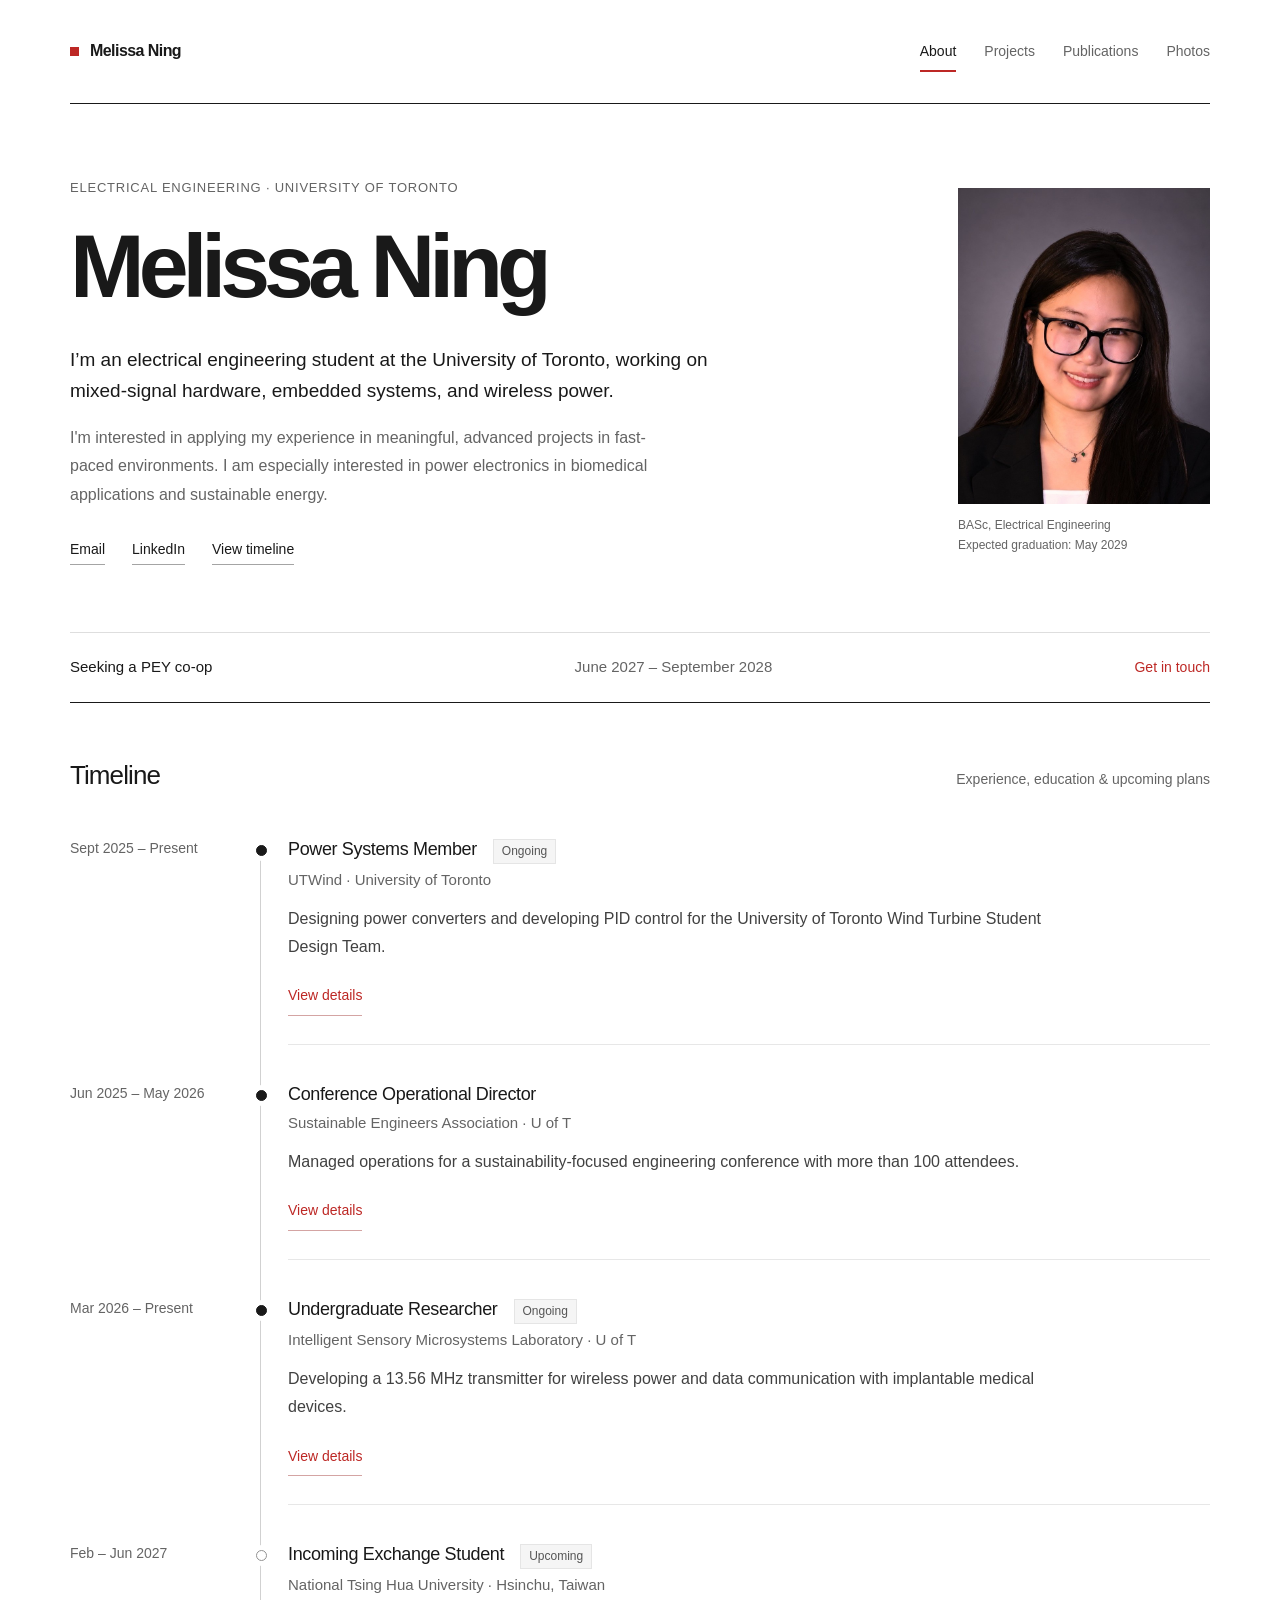
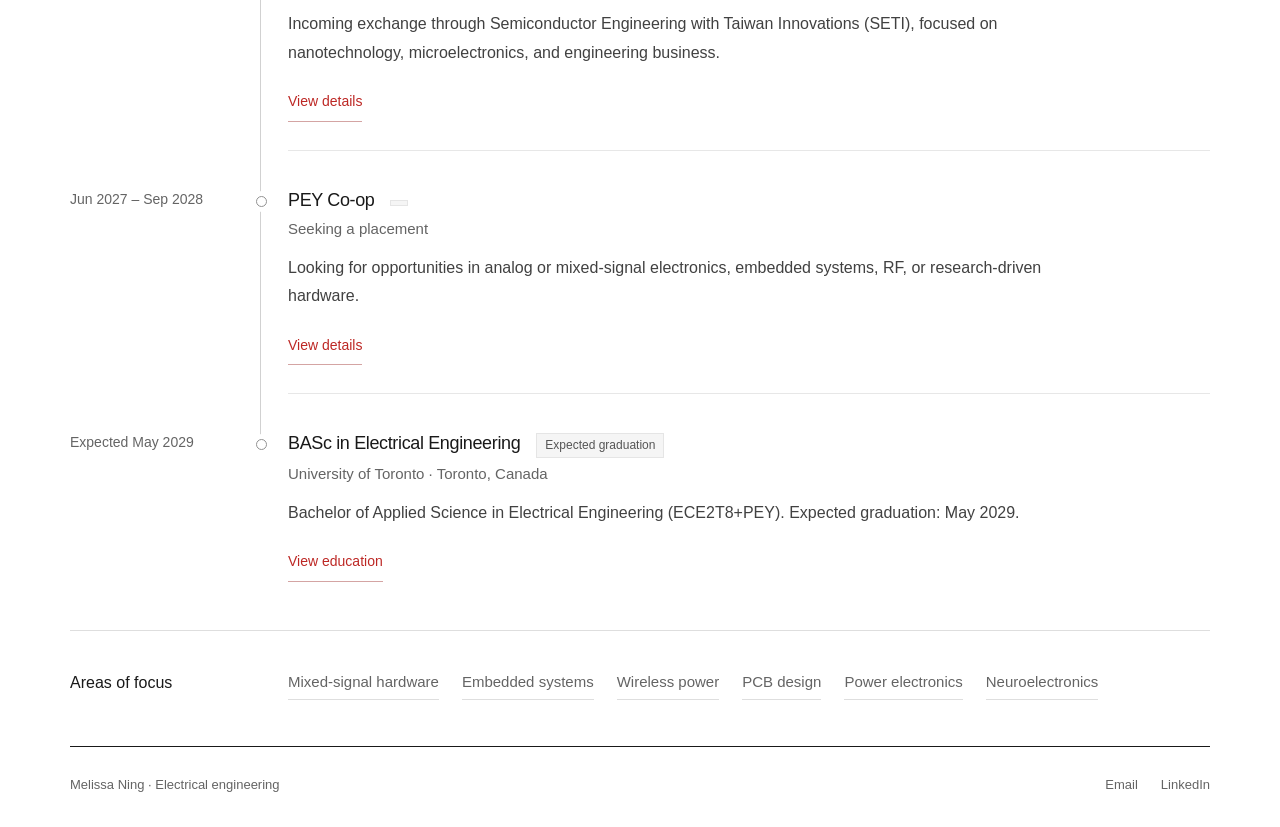
<file: index.html>
<!doctype html>
<html lang="en"><head>
<meta charset="utf-8"><meta name="viewport" content="width=device-width, initial-scale=1"><meta name="theme-color" content="#ffffff">
<title>Melissa Ning · Electrical Engineering</title><meta name="description" content="Electrical engineering student at the University of Toronto. Research, hardware development, embedded systems, and PEY co-op availability.">
<link rel="icon" type="image/svg+xml" href="data:image/svg+xml,%3Csvg xmlns='http://www.w3.org/2000/svg' viewBox='0 0 64 64'%3E%3Crect width='64' height='64' fill='%23191919'/%3E%3Ctext x='8' y='43' font-family='Arial,sans-serif' font-size='31' font-weight='700' fill='white'%3EMN%3C/text%3E%3Crect x='50' y='7' width='7' height='7' fill='%23bd2825'/%3E%3C/svg%3E"><link rel="stylesheet" href="styles.css">
<script src="content.js" defer></script><script src="app.js" defer></script>
</head><body data-page="home">
<a class="skip-link" href="#main">Skip to content</a>
<header class="site-header shell">
  <a class="wordmark" href="index.html" data-name>Melissa Ning</a>
  <div class="header-right">
    <nav class="site-nav" aria-label="Main navigation">
      <a href="index.html" data-page-link="home">About</a>
      <a href="projects.html" data-page-link="projects">Projects</a>
      <a href="publications.html" data-page-link="publications">Publications</a>
      <a href="photos.html" data-page-link="photos">Photos</a>
    </nav>
    
  </div>
</header>
<main class="shell" id="main"><section class="hero" aria-labelledby="home-title"><div class="hero-copy"><p class="eyebrow">Electrical engineering · University of Toronto</p><h1 id="home-title" data-name>Melissa Ning</h1><p class="intro" id="introduction"></p><p class="hero-description" id="about-description"></p><div class="contact-links"><a href="mailto:melissa.ning@mail.utoronto.ca" data-email>Email</a><a href="https://www.linkedin.com/in/melissa-ning/" target="_blank" rel="noopener noreferrer" data-linkedin>LinkedIn</a><a href="#experience">View timeline</a></div></div><figure class="portrait"><img id="portrait" src="assets/melissa.jpg" alt="Melissa Ning" width="252" height="316"><figcaption>BASc, Electrical Engineering<br>Expected graduation: May 2029</figcaption></figure></section>
<div class="availability"><strong id="availability-label">Seeking a PEY co-op</strong><span id="availability-dates">June 2027 – September 2028</span><a href="mailto:melissa.ning@mail.utoronto.ca" data-email>Get in touch</a></div>
<section class="home-section" id="experience" aria-labelledby="timeline-title"><div class="section-heading"><h2 id="timeline-title">Timeline</h2><p>Experience, education & upcoming plans</p></div><ol class="timeline" id="timeline"></ol></section>
<section class="skills" aria-labelledby="skills-title"><h2 id="skills-title">Areas of focus</h2><ul class="skill-list" id="skill-list"></ul></section><noscript><div class="no-script">Enable JavaScript to load the portfolio content. You can also <a href="assets/Melissa-Ning-Resume.pdf">read my résumé</a> or <a href="mailto:melissa.ning@mail.utoronto.ca">contact me by email</a>.</div></noscript></main>
<footer class="site-footer shell"><p><span data-name>Melissa Ning</span> · Electrical engineering</p><div class="footer-links"><a href="mailto:melissa.ning@mail.utoronto.ca" data-email>Email</a><a href="https://www.linkedin.com/in/melissa-ning/" target="_blank" rel="noopener noreferrer" data-linkedin>LinkedIn</a></div></footer>
<dialog class="experience-dialog" id="experience-dialog" aria-labelledby="experience-heading" aria-describedby="experience-subheading">
  <div class="experience-topbar"><span id="experience-date" class="panel-date"></span><button class="close-button" id="close-experience" aria-label="Close detail panel">×</button></div>
  <div class="experience-content"><span class="status" id="experience-status"></span><h2 id="experience-heading"></h2><p id="experience-subheading"></p><div id="experience-body"></div></div>
</dialog>
<dialog class="photo-dialog" id="photo-dialog" aria-labelledby="photo-title">
  <div class="dialog-topbar"><h2 id="photo-title">Photo</h2><button class="close-button" id="close-photo" aria-label="Close photo">×</button></div>
  <img class="full-photo" id="full-photo" alt="">
  <div class="dialog-navigation" id="photo-navigation"><button id="previous-photo">Previous</button><span class="photo-count" id="photo-count" aria-live="polite"></span><button id="next-photo">Next</button></div>
</dialog>
</body></html>
</file>
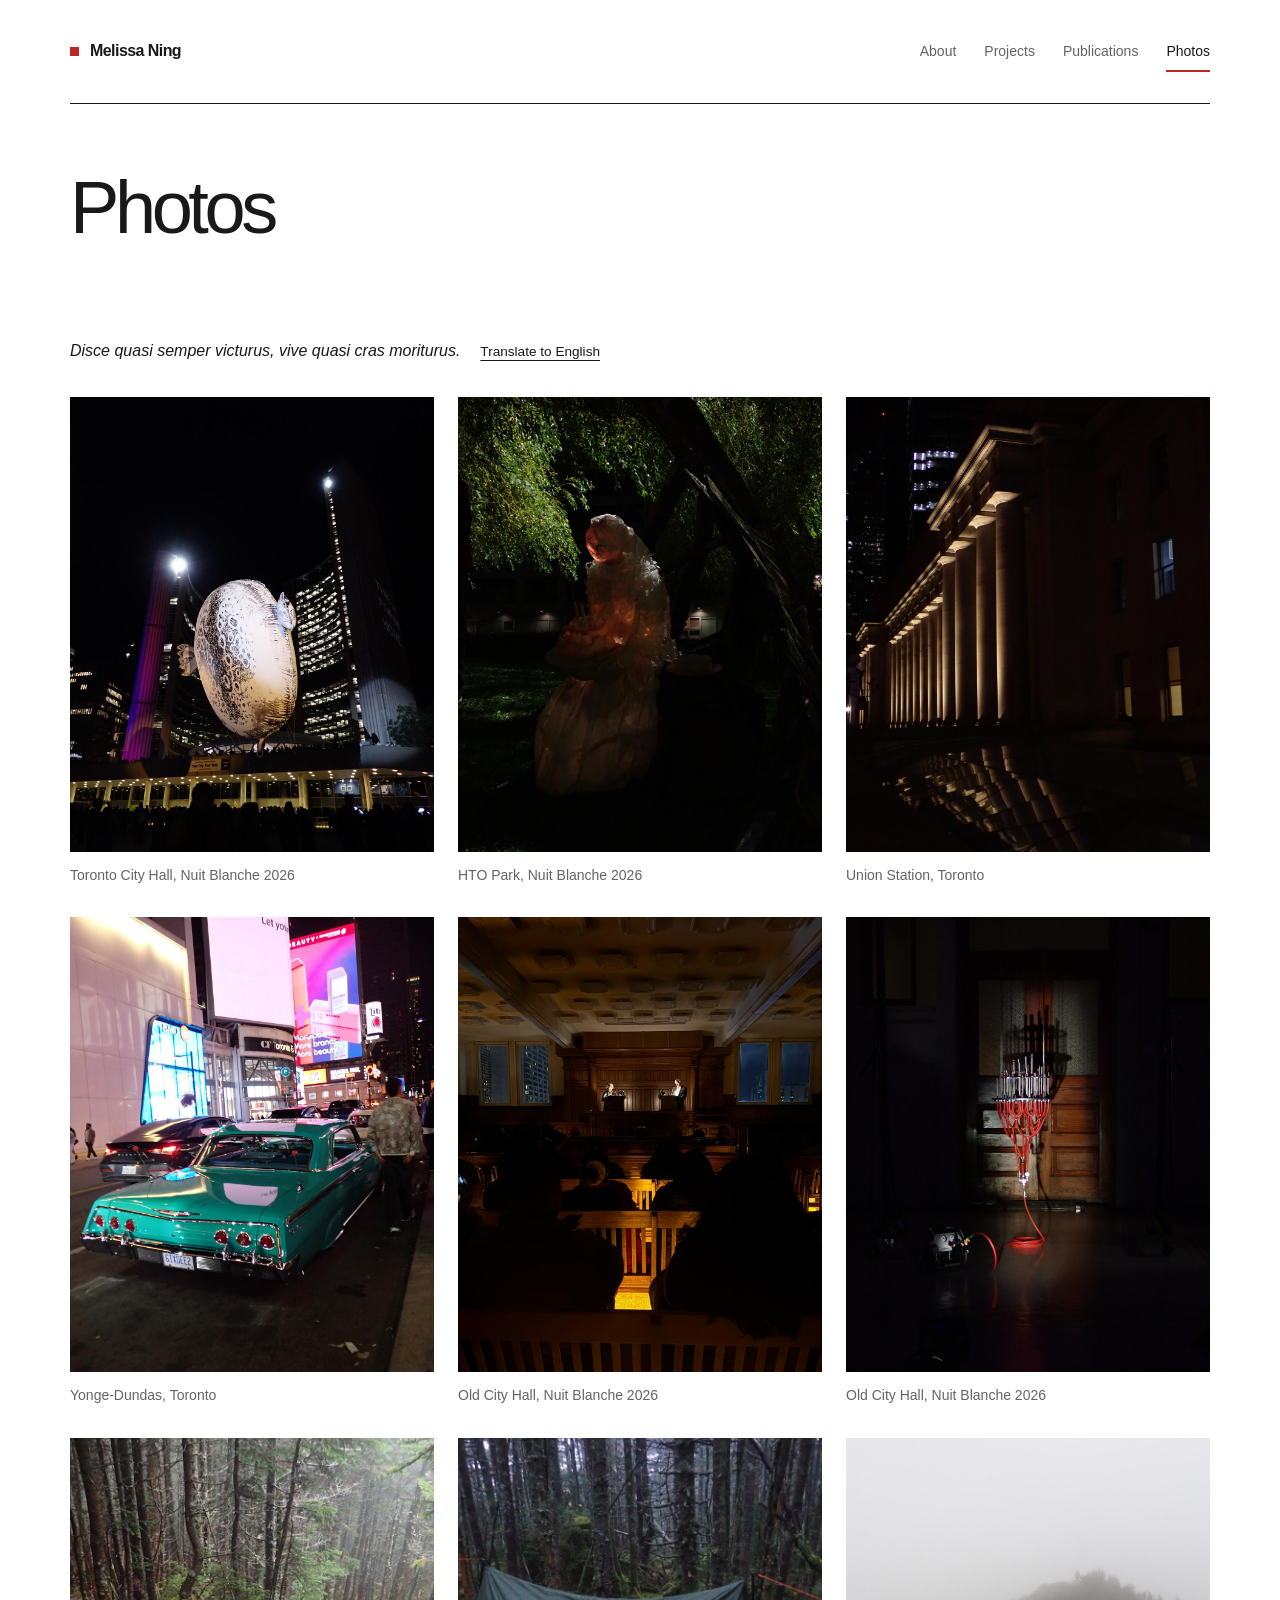
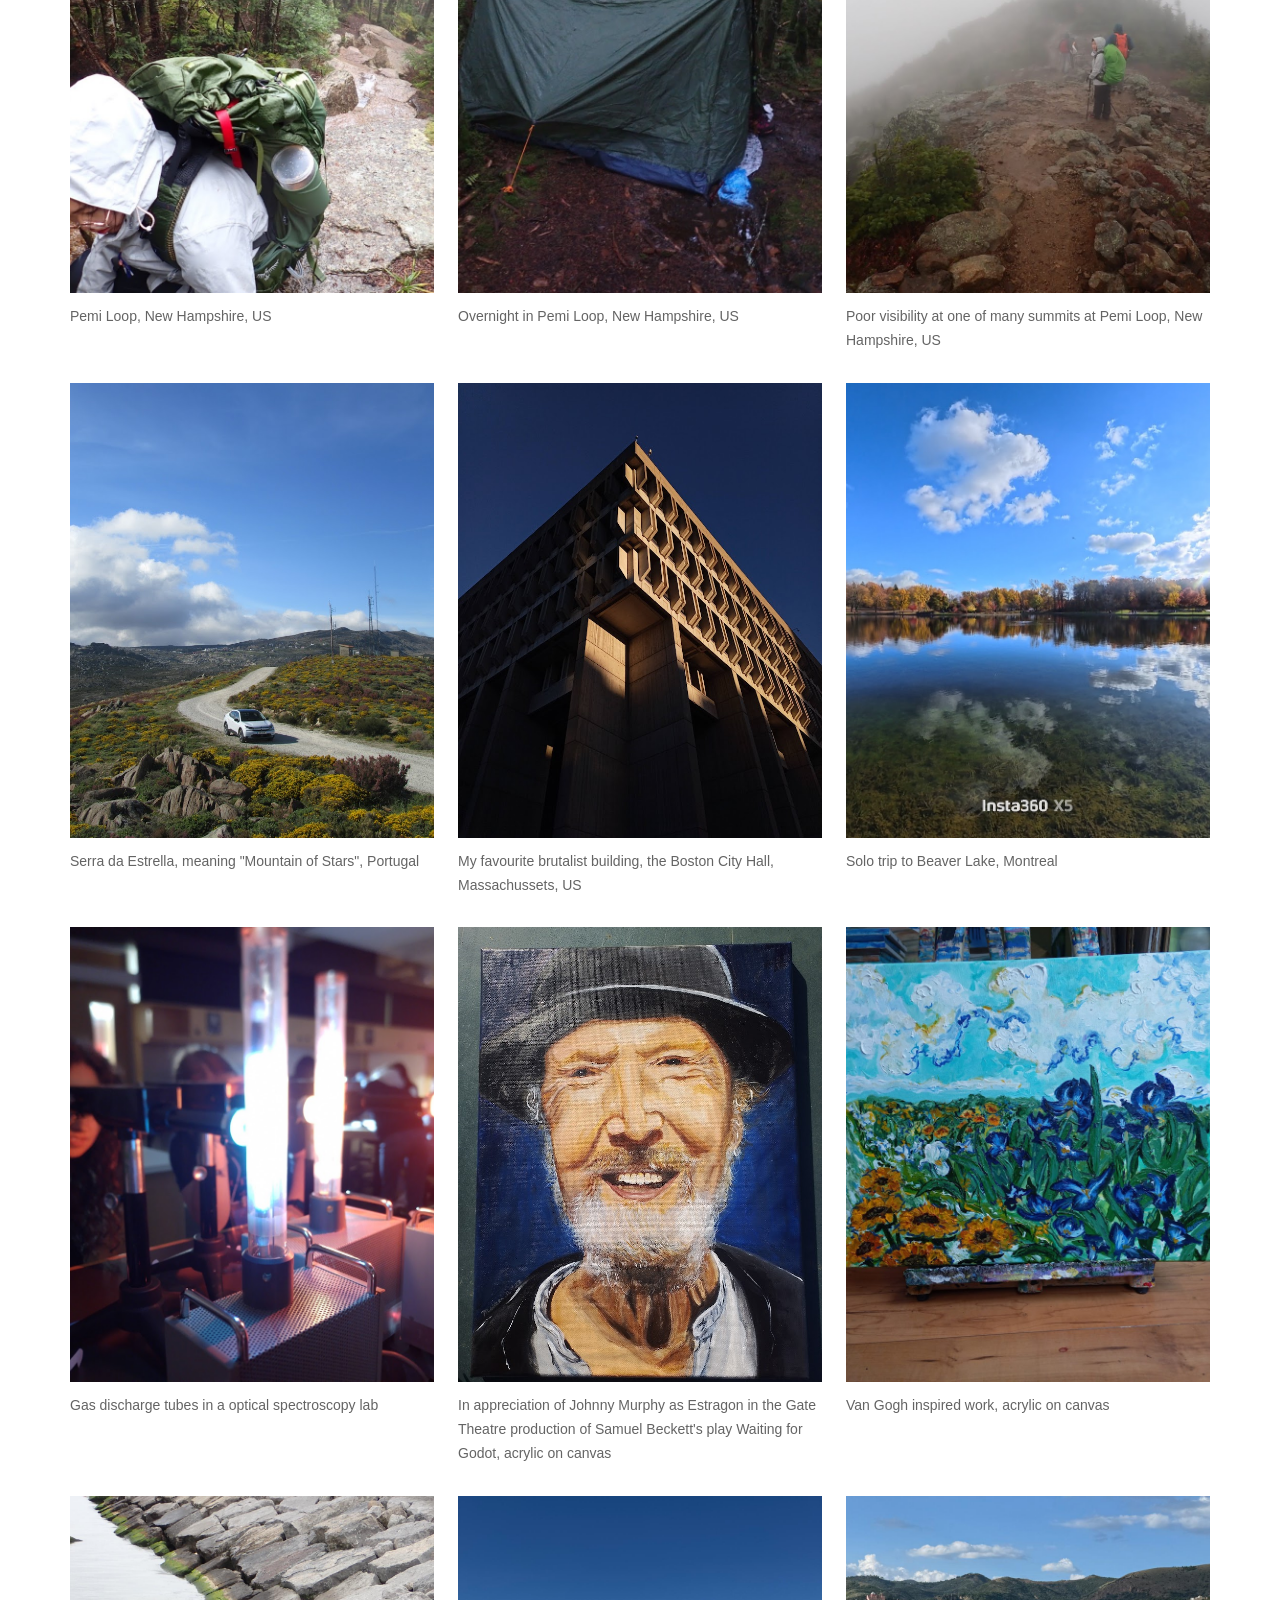
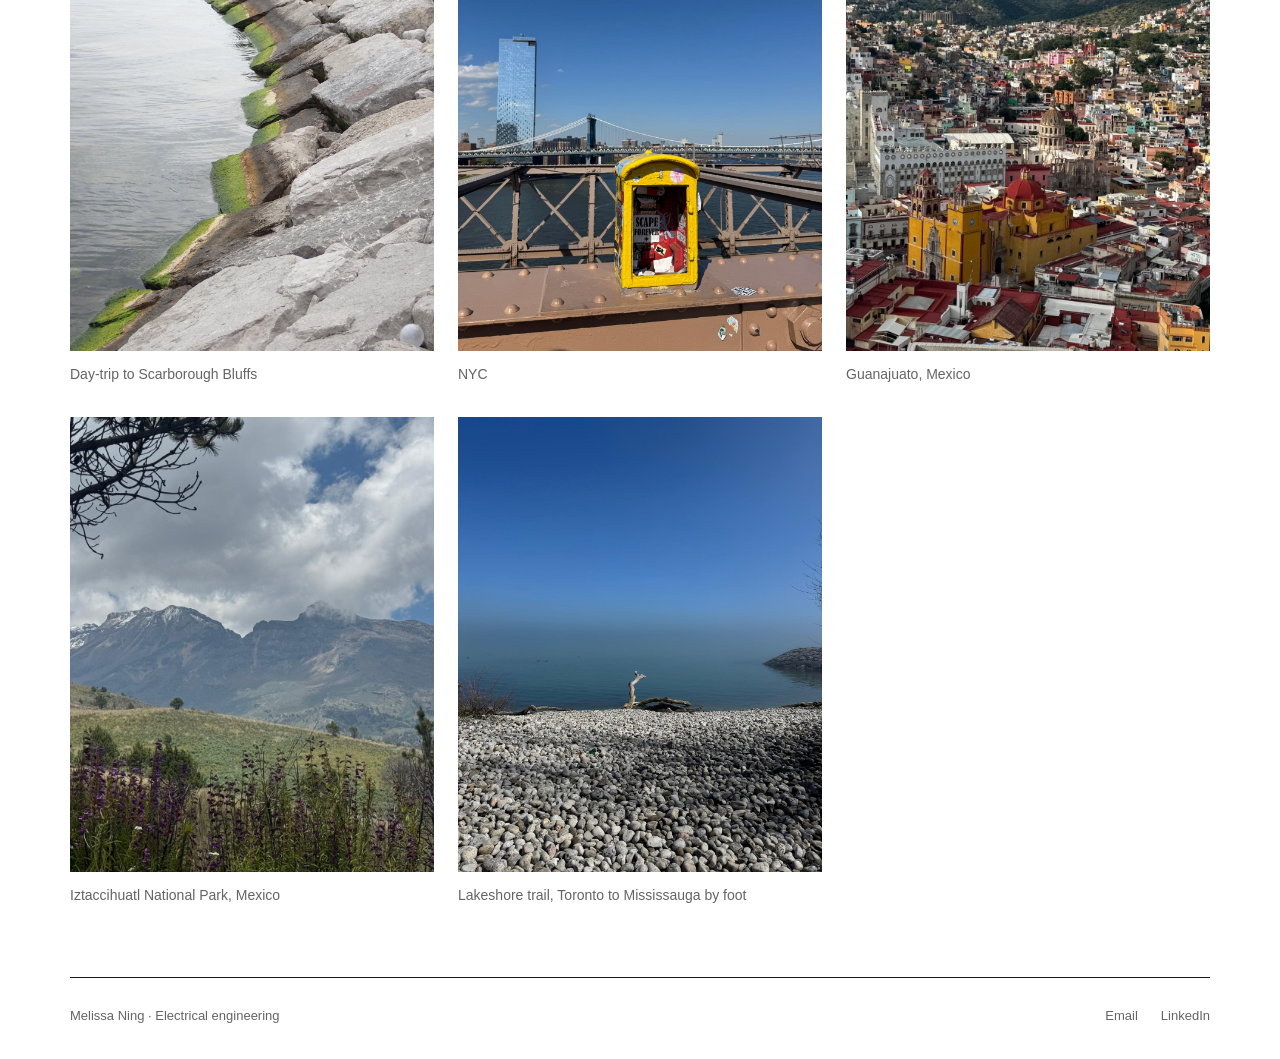
<file: photos.html>
<!doctype html>
<html lang="en"><head>
<meta charset="utf-8"><meta name="viewport" content="width=device-width, initial-scale=1"><meta name="theme-color" content="#ffffff">
<title>Photos · Melissa Ning</title><meta name="description" content="Photo gallery by Melissa Ning.">
<link rel="icon" type="image/svg+xml" href="data:image/svg+xml,%3Csvg xmlns='http://www.w3.org/2000/svg' viewBox='0 0 64 64'%3E%3Crect width='64' height='64' fill='%23191919'/%3E%3Ctext x='8' y='43' font-family='Arial,sans-serif' font-size='31' font-weight='700' fill='white'%3EMN%3C/text%3E%3Crect x='50' y='7' width='7' height='7' fill='%23bd2825'/%3E%3C/svg%3E"><link rel="stylesheet" href="styles.css">
<script src="content.js" defer></script><script src="app.js" defer></script>
</head><body data-page="photos">
<a class="skip-link" href="#main">Skip to content</a>
<header class="site-header shell">
  <a class="wordmark" href="index.html" data-name>Melissa Ning</a>
  <div class="header-right">
    <nav class="site-nav" aria-label="Main navigation">
      <a href="index.html" data-page-link="home">About</a>
      <a href="projects.html" data-page-link="projects">Projects</a>
      <a href="publications.html" data-page-link="publications">Publications</a>
      <a href="photos.html" data-page-link="photos">Photos</a>
    </nav>
    
  </div>
</header>
<main class="shell page-main" id="main"><div class="page-heading"><h1>Photos</h1></div><div id="photo-gallery">
<div class="photo-quote">
  <p id="quote-text" lang="la">Disce quasi semper victurus, vive quasi cras moriturus.</p>
  <button id="translate-quote" type="button">
    Translate to English
  </button>
</div>

<script>
  const quoteText = document.getElementById('quote-text');
  const translateButton = document.getElementById('translate-quote');

  // Edit your quote and translation here.
  const latinQuote = 'Disce quasi semper victurus, vive quasi cras moriturus.';
  const englishQuote = 'Learn as if you were going to live forever, live as if you were going to die tomorrow.';

  let showingEnglish = false;

  quoteText.setAttribute('aria-live', 'polite');

  translateButton.addEventListener('click', () => {
    showingEnglish = !showingEnglish;
    quoteText.textContent = showingEnglish ? englishQuote : latinQuote;
    quoteText.lang = showingEnglish ? 'en' : 'la';
    translateButton.textContent = showingEnglish
      ? 'Show Latin'
      : 'Translate to English';
  });
</script>
</div><noscript><div class="no-script">Enable JavaScript to load the portfolio content. You can also <a href="assets/Melissa-Ning-Resume.pdf">read my résumé</a> or <a href="mailto:melissa.ning@mail.utoronto.ca">contact me by email</a>.</div></noscript></main>
<footer class="site-footer shell"><p><span data-name>Melissa Ning</span> · Electrical engineering</p><div class="footer-links"><a href="mailto:melissa.ning@mail.utoronto.ca" data-email>Email</a><a href="https://www.linkedin.com/in/melissa-ning/" target="_blank" rel="noopener noreferrer" data-linkedin>LinkedIn</a></div></footer>
<dialog class="photo-dialog" id="photo-dialog" aria-labelledby="photo-title">
  <div class="dialog-topbar"><h2 id="photo-title">Photo</h2><button class="close-button" id="close-photo" aria-label="Close photo">×</button></div>
  <img class="full-photo" id="full-photo" alt="">
  <div class="dialog-navigation" id="photo-navigation"><button id="previous-photo">Previous</button><span class="photo-count" id="photo-count" aria-live="polite"></span><button id="next-photo">Next</button></div>
</dialog>
</body></html>
</file>
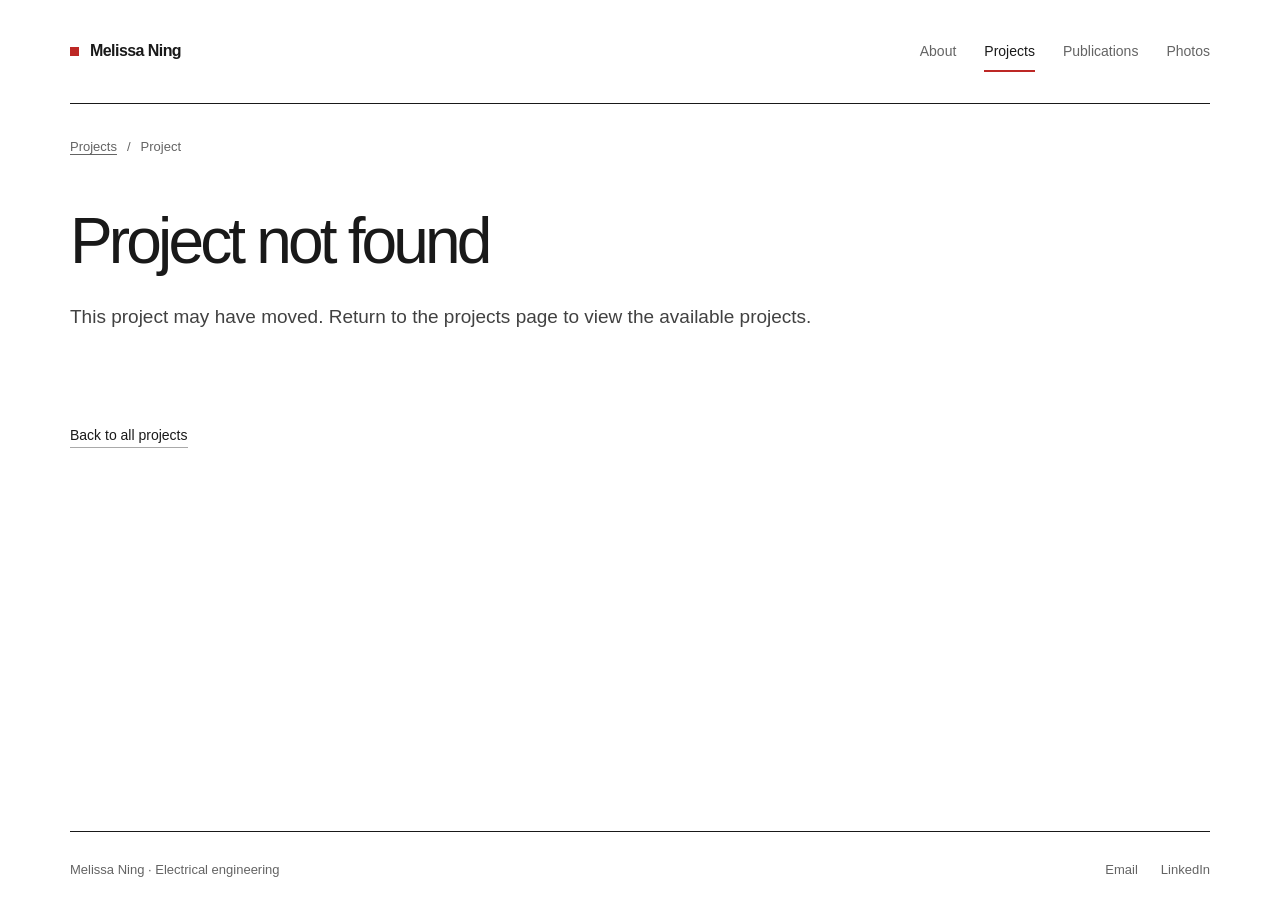
<file: project.html>
<!doctype html>
<html lang="en"><head>
<meta charset="utf-8"><meta name="viewport" content="width=device-width, initial-scale=1"><meta name="theme-color" content="#ffffff">
<title>Project · Melissa Ning</title><meta name="description" content="Detailed engineering project documentation by Melissa Ning.">
<link rel="icon" type="image/svg+xml" href="data:image/svg+xml,%3Csvg xmlns='http://www.w3.org/2000/svg' viewBox='0 0 64 64'%3E%3Crect width='64' height='64' fill='%23191919'/%3E%3Ctext x='8' y='43' font-family='Arial,sans-serif' font-size='31' font-weight='700' fill='white'%3EMN%3C/text%3E%3Crect x='50' y='7' width='7' height='7' fill='%23bd2825'/%3E%3C/svg%3E"><link rel="stylesheet" href="styles.css">
<script src="content.js" defer></script><script src="app.js" defer></script>
</head><body data-page="project">
<a class="skip-link" href="#main">Skip to content</a>
<header class="site-header shell">
  <a class="wordmark" href="index.html" data-name>Melissa Ning</a>
  <div class="header-right">
    <nav class="site-nav" aria-label="Main navigation">
      <a href="index.html" data-page-link="home">About</a>
      <a href="projects.html" data-page-link="projects">Projects</a>
      <a href="publications.html" data-page-link="publications">Publications</a>
      <a href="photos.html" data-page-link="photos">Photos</a>
    </nav>
    
  </div>
</header>
<main class="shell page-main" id="main"><nav class="breadcrumbs" aria-label="Breadcrumb"><a href="projects.html">Projects</a><span aria-hidden="true">/</span><span id="breadcrumb-title" aria-current="page">Project</span></nav>
<div class="page-heading project-heading"><p class="eyebrow" id="project-category"></p><h1 id="project-title">Project</h1><p class="page-description" id="project-description"></p></div>
<div class="project-layout" id="project-layout"><aside class="project-sidebar" id="project-sidebar" aria-label="Project sections"></aside><div class="project-content" id="project-content"></div></div><a class="project-footer-link" href="projects.html">Back to all projects</a><noscript><div class="no-script">Enable JavaScript to load the portfolio content. You can also <a href="assets/Melissa-Ning-Resume.pdf">read my résumé</a> or <a href="mailto:melissa.ning@mail.utoronto.ca">contact me by email</a>.</div></noscript></main>
<footer class="site-footer shell"><p><span data-name>Melissa Ning</span> · Electrical engineering</p><div class="footer-links"><a href="mailto:melissa.ning@mail.utoronto.ca" data-email>Email</a><a href="https://www.linkedin.com/in/melissa-ning/" target="_blank" rel="noopener noreferrer" data-linkedin>LinkedIn</a></div></footer>
<dialog class="photo-dialog" id="photo-dialog" aria-labelledby="photo-title">
  <div class="dialog-topbar"><h2 id="photo-title">Photo</h2><button class="close-button" id="close-photo" aria-label="Close photo">×</button></div>
  <img class="full-photo" id="full-photo" alt="">
  <div class="dialog-navigation" id="photo-navigation"><button id="previous-photo">Previous</button><span class="photo-count" id="photo-count" aria-live="polite"></span><button id="next-photo">Next</button></div>
</dialog>
</body></html>
</file>
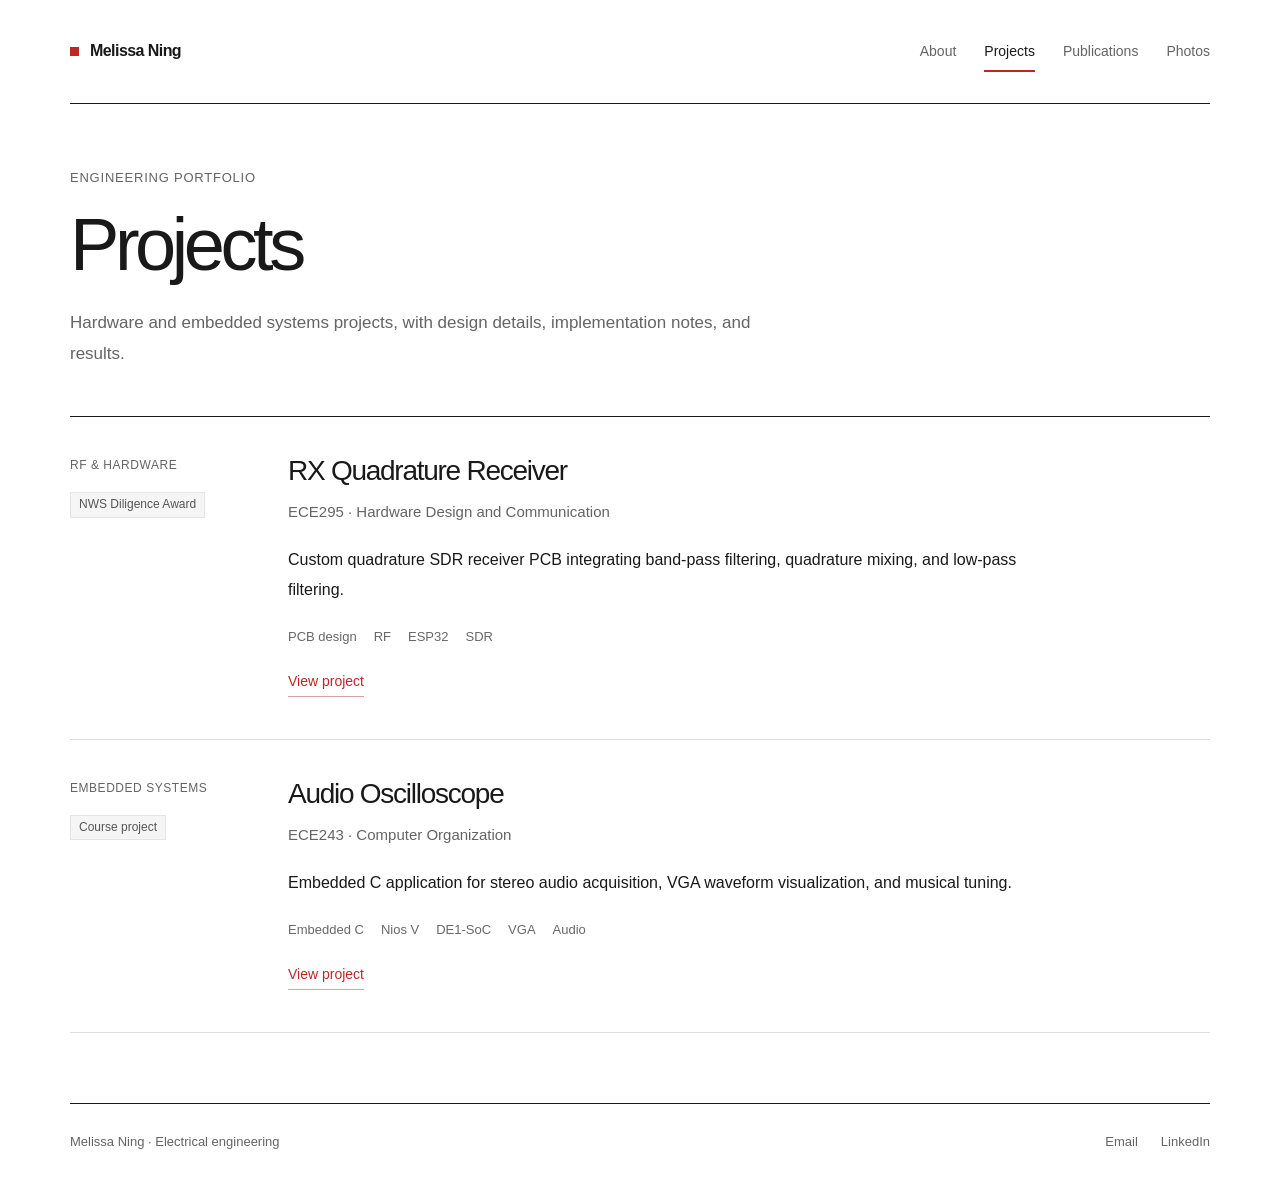
<file: projects.html>
<!doctype html>
<html lang="en"><head>
<meta charset="utf-8"><meta name="viewport" content="width=device-width, initial-scale=1"><meta name="theme-color" content="#ffffff">
<title>Projects · Melissa Ning</title><meta name="description" content="Hardware and embedded systems projects by Melissa Ning.">
<link rel="icon" type="image/svg+xml" href="data:image/svg+xml,%3Csvg xmlns='http://www.w3.org/2000/svg' viewBox='0 0 64 64'%3E%3Crect width='64' height='64' fill='%23191919'/%3E%3Ctext x='8' y='43' font-family='Arial,sans-serif' font-size='31' font-weight='700' fill='white'%3EMN%3C/text%3E%3Crect x='50' y='7' width='7' height='7' fill='%23bd2825'/%3E%3C/svg%3E"><link rel="stylesheet" href="styles.css">
<script src="content.js" defer></script><script src="app.js" defer></script>
</head><body data-page="projects">
<a class="skip-link" href="#main">Skip to content</a>
<header class="site-header shell">
  <a class="wordmark" href="index.html" data-name>Melissa Ning</a>
  <div class="header-right">
    <nav class="site-nav" aria-label="Main navigation">
      <a href="index.html" data-page-link="home">About</a>
      <a href="projects.html" data-page-link="projects">Projects</a>
      <a href="publications.html" data-page-link="publications">Publications</a>
      <a href="photos.html" data-page-link="photos">Photos</a>
    </nav>
    
  </div>
</header>
<main class="shell page-main" id="main"><div class="page-heading"><p class="eyebrow">Engineering portfolio</p><h1>Projects</h1><p class="page-description">Hardware and embedded systems projects, with design details, implementation notes, and results.</p></div><div class="entry-list" id="entries"></div><noscript><div class="no-script">Enable JavaScript to load the portfolio content. You can also <a href="assets/Melissa-Ning-Resume.pdf">read my résumé</a> or <a href="mailto:melissa.ning@mail.utoronto.ca">contact me by email</a>.</div></noscript></main>
<footer class="site-footer shell"><p><span data-name>Melissa Ning</span> · Electrical engineering</p><div class="footer-links"><a href="mailto:melissa.ning@mail.utoronto.ca" data-email>Email</a><a href="https://www.linkedin.com/in/melissa-ning/" target="_blank" rel="noopener noreferrer" data-linkedin>LinkedIn</a></div></footer>
<dialog class="photo-dialog" id="photo-dialog" aria-labelledby="photo-title">
  <div class="dialog-topbar"><h2 id="photo-title">Photo</h2><button class="close-button" id="close-photo" aria-label="Close photo">×</button></div>
  <img class="full-photo" id="full-photo" alt="">
  <div class="dialog-navigation" id="photo-navigation"><button id="previous-photo">Previous</button><span class="photo-count" id="photo-count" aria-live="polite"></span><button id="next-photo">Next</button></div>
</dialog>
</body></html>
</file>
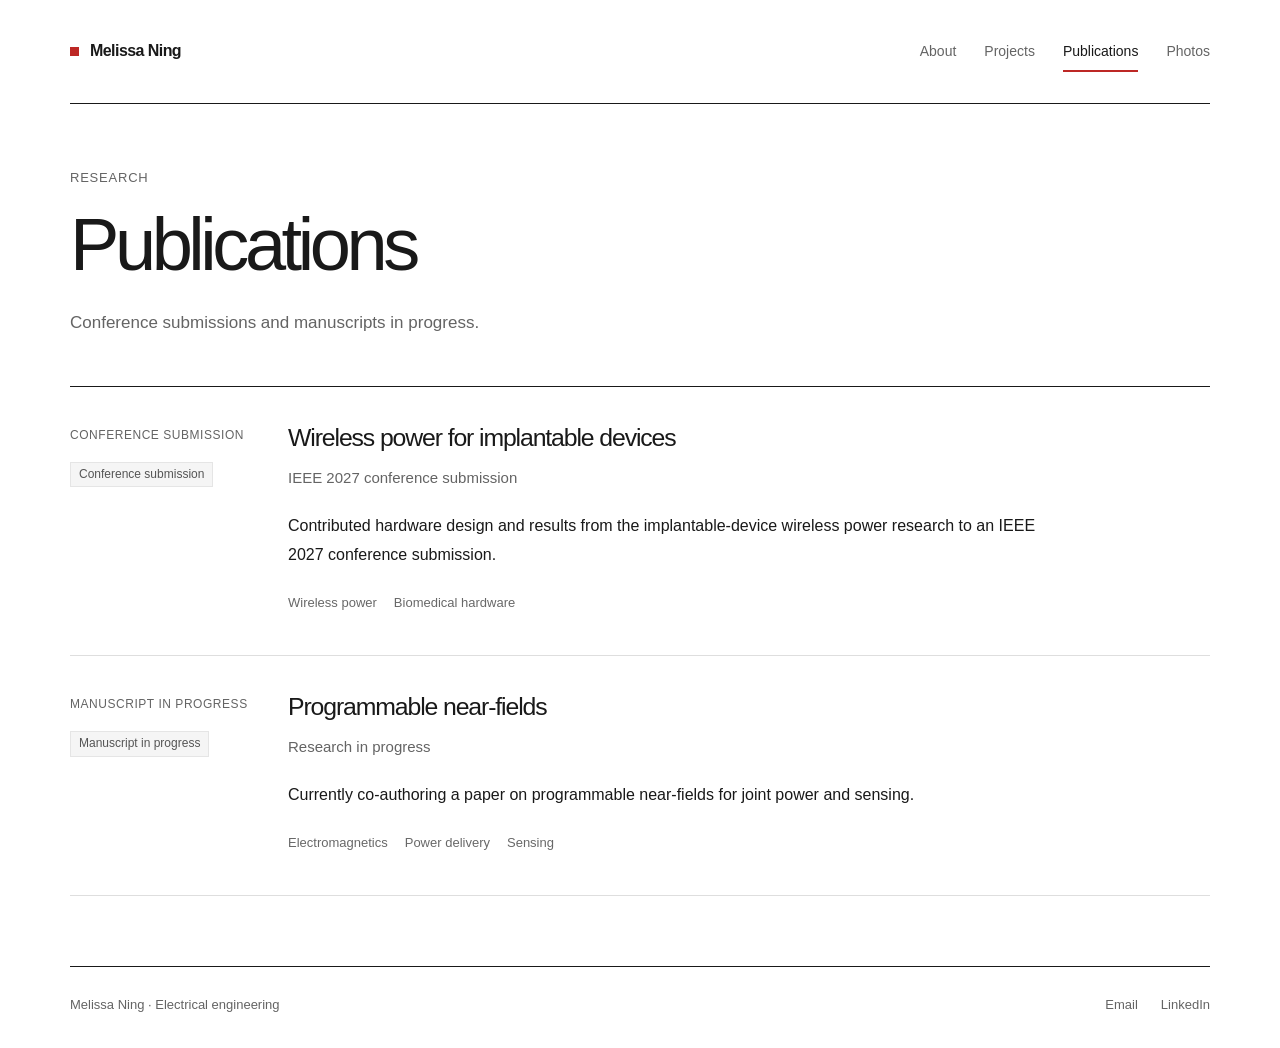
<file: publications.html>
<!doctype html>
<html lang="en"><head>
<meta charset="utf-8"><meta name="viewport" content="width=device-width, initial-scale=1"><meta name="theme-color" content="#ffffff">
<title>Publications · Melissa Ning</title><meta name="description" content="Research submissions and manuscripts in progress by Melissa Ning.">
<link rel="icon" type="image/svg+xml" href="data:image/svg+xml,%3Csvg xmlns='http://www.w3.org/2000/svg' viewBox='0 0 64 64'%3E%3Crect width='64' height='64' fill='%23191919'/%3E%3Ctext x='8' y='43' font-family='Arial,sans-serif' font-size='31' font-weight='700' fill='white'%3EMN%3C/text%3E%3Crect x='50' y='7' width='7' height='7' fill='%23bd2825'/%3E%3C/svg%3E"><link rel="stylesheet" href="styles.css">
<script src="content.js" defer></script><script src="app.js" defer></script>
</head><body data-page="publications">
<a class="skip-link" href="#main">Skip to content</a>
<header class="site-header shell">
  <a class="wordmark" href="index.html" data-name>Melissa Ning</a>
  <div class="header-right">
    <nav class="site-nav" aria-label="Main navigation">
      <a href="index.html" data-page-link="home">About</a>
      <a href="projects.html" data-page-link="projects">Projects</a>
      <a href="publications.html" data-page-link="publications">Publications</a>
      <a href="photos.html" data-page-link="photos">Photos</a>
    </nav>
    
  </div>
</header>
<main class="shell page-main" id="main"><div class="page-heading"><p class="eyebrow">Research</p><h1>Publications</h1><p class="page-description">Conference submissions and manuscripts in progress.</p></div><div class="entry-list" id="entries"></div><noscript><div class="no-script">Enable JavaScript to load the portfolio content. You can also <a href="assets/Melissa-Ning-Resume.pdf">read my résumé</a> or <a href="mailto:melissa.ning@mail.utoronto.ca">contact me by email</a>.</div></noscript></main>
<footer class="site-footer shell"><p><span data-name>Melissa Ning</span> · Electrical engineering</p><div class="footer-links"><a href="mailto:melissa.ning@mail.utoronto.ca" data-email>Email</a><a href="https://www.linkedin.com/in/melissa-ning/" target="_blank" rel="noopener noreferrer" data-linkedin>LinkedIn</a></div></footer>
<dialog class="photo-dialog" id="photo-dialog" aria-labelledby="photo-title">
  <div class="dialog-topbar"><h2 id="photo-title">Photo</h2><button class="close-button" id="close-photo" aria-label="Close photo">×</button></div>
  <img class="full-photo" id="full-photo" alt="">
  <div class="dialog-navigation" id="photo-navigation"><button id="previous-photo">Previous</button><span class="photo-count" id="photo-count" aria-live="polite"></span><button id="next-photo">Next</button></div>
</dialog>
</body></html>
</file>
<file: styles.css>
:root{color-scheme:light;--paper:#fff;--ink:#191919;--muted:#646464;--line:#dedede;--soft:#f5f5f5;--accent:#bd2825;--sans:'Helvetica Neue',Helvetica,Arial,sans-serif}
*{box-sizing:border-box}html{scroll-behavior:smooth;scroll-padding-top:2rem}body{margin:0;background:var(--paper);color:var(--ink);font-family:var(--sans);font-size:1rem;line-height:1.65;-webkit-font-smoothing:antialiased}button,input{font:inherit}button,a{touch-action:manipulation;-webkit-tap-highlight-color:transparent}a{color:inherit;text-decoration:none}button{cursor:pointer}img{max-width:100%}button:focus-visible,a:focus-visible,summary:focus-visible{outline:2px solid var(--accent);outline-offset:5px}::selection{background:#f3d2d1;color:#191919}[hidden]{display:none!important}
.shell{width:min(1140px,calc(100% - 112px));margin-inline:auto}.skip-link{position:fixed;z-index:10;top:-90px;left:18px;padding:10px 18px;background:var(--ink);color:#fff}.skip-link:focus{top:18px}
.site-header{display:flex;align-items:center;justify-content:space-between;gap:28px;min-height:104px;border-bottom:1px solid var(--ink)}.wordmark{font-size:1rem;letter-spacing:-.035em;font-weight:700;white-space:nowrap}.wordmark:before{content:'';display:inline-block;width:9px;height:9px;background:var(--accent);margin-right:11px}.header-right{display:flex;align-items:center;gap:40px}.site-nav{display:flex;align-items:center;gap:28px}.site-nav a{font-size:.875rem;color:var(--muted);position:relative;padding:12px 0}.site-nav a:hover{color:var(--ink)}.site-nav a[aria-current=page]{color:var(--ink);font-weight:500}.site-nav a[aria-current=page]:after{content:'';position:absolute;height:2px;background:var(--accent);bottom:3px;left:0;right:0}.button{display:inline-flex;align-items:center;justify-content:center;gap:16px;background:var(--ink);color:#fff;border:1px solid var(--ink);padding:9px 18px;font-size:.875rem;line-height:1.5}.button:hover{background:#414141}.button.secondary{background:#fff;color:var(--ink);border-color:#aaa}.button.secondary:hover{background:var(--soft)}
.hero{padding:74px 0 67px;display:grid;grid-template-columns:minmax(0,1fr) 252px;gap:80px;align-items:center}.eyebrow{margin:0 0 20px;font-size:.8125rem;line-height:1.6;letter-spacing:.06em;text-transform:uppercase;color:var(--muted);font-weight:500}.hero h1{font-weight:600;font-size:clamp(3.5rem,7vw,5.625rem);letter-spacing:-.067em;line-height:1.05;margin:0 0 31px}.intro{font-size:1.1875rem;line-height:1.65;max-width:650px;margin:0 0 17px}.hero-description{font-size:1rem;line-height:1.8;color:var(--muted);max-width:610px;margin:0}.contact-links{display:flex;flex-wrap:wrap;gap:27px;margin-top:28px}.contact-links a{font-size:.875rem;border-bottom:1px solid #a4a4a4;padding-bottom:3px}.contact-links a:hover{color:var(--accent);border-color:var(--accent)}.portrait{margin:0}.portrait img{width:252px;height:316px;display:block;object-fit:cover;background:#eee}.portrait figcaption{margin-top:12px;font-size:.75rem;color:var(--muted);line-height:1.6}
.availability{display:flex;justify-content:space-between;align-items:center;gap:28px;border-top:1px solid var(--line);border-bottom:1px solid var(--ink);padding:22px 0}.availability strong{font-weight:500;font-size:.9375rem}.availability span{font-size:.9375rem;color:var(--muted)}.availability a{font-size:.875rem;color:var(--accent);white-space:nowrap}.availability a:hover{text-decoration:underline}
.home-section{padding:56px 0 48px;border-bottom:1px solid var(--line)}.section-heading{display:flex;align-items:baseline;justify-content:space-between;gap:25px;margin-bottom:43px}.section-heading h2{font-size:1.625rem;line-height:1.3;letter-spacing:-.035em;font-weight:500;margin:0}.section-heading p{font-size:.875rem;color:var(--muted);margin:0}.timeline{margin:0;padding:0;list-style:none}.timeline-item{display:grid;grid-template-columns:178px minmax(0,1fr);column-gap:40px;padding:0 0 36px;position:relative}.timeline-item:last-child{padding-bottom:0}.timeline-item:before{content:'';position:absolute;left:190px;top:10px;bottom:-10px;width:1px;background:#d1d1d1}.timeline-item:last-child:before{display:none}.timeline-item:after{content:'';position:absolute;left:186px;top:9px;width:9px;height:9px;background:var(--ink);border:1px solid var(--ink);border-radius:50%;box-shadow:0 0 0 5px #fff}.timeline-item.future:after{background:#fff;border-color:#929292}.timeline-date{font-size:.875rem;color:var(--muted);line-height:1.7;margin:0;padding-top:1px}.timeline-copy{padding-bottom:28px;border-bottom:1px solid #e7e7e7;min-width:0}.timeline-item:last-child .timeline-copy{padding-bottom:0;border-bottom:0}.timeline-title-row{display:flex;align-items:baseline;flex-wrap:wrap;gap:8px 16px}.timeline-copy h3{font-size:1.125rem;font-weight:500;letter-spacing:-.02em;line-height:1.45;margin:0}.status{display:inline-block;color:#555;background:var(--soft);border:1px solid #e5e5e5;padding:2px 8px;font-size:.75rem;line-height:1.6;font-weight:400}.timeline-organization{font-size:.9375rem;color:var(--muted);line-height:1.65;margin:4px 0 12px}.timeline-description{font-size:1rem;line-height:1.8;margin:0;color:#414141;max-width:770px}.entry-highlights{font-size:1rem;line-height:1.85;padding-left:20px;margin:17px 0;color:#414141}.entry-highlights li{margin-bottom:10px;padding-left:3px}.entry-highlights li::marker{color:#888}.skills{padding:39px 0 46px;display:grid;grid-template-columns:218px minmax(0,1fr);gap:0}.skills h2{font-size:1rem;font-weight:500;margin:0}.skill-list,.tag-list{display:flex;gap:8px 23px;flex-wrap:wrap;list-style:none;padding:0;margin:0;color:var(--muted);font-size:.9375rem}.skill-list li{padding:0 0 4px;border-bottom:1px solid var(--line)}
.page-heading{padding:64px 0 47px;max-width:860px}.page-heading h1{font-weight:500;letter-spacing:-.06em;font-size:clamp(3rem,6vw,4.625rem);line-height:1.07;margin:0 0 24px}.page-heading .eyebrow{margin-bottom:16px}.page-description{font-size:1.0625rem;color:var(--muted);margin:0;max-width:720px;line-height:1.8}.entry-list{border-top:1px solid var(--ink)}.work-entry{display:grid;grid-template-columns:178px minmax(0,1fr);column-gap:40px;padding:36px 0 42px;border-bottom:1px solid var(--line);scroll-margin-top:30px}.work-meta{padding-top:3px}.work-meta .eyebrow{font-size:.75rem;letter-spacing:.045em;margin:0 0 15px}.work-main{min-width:0}.work-main h2{font-size:1.75rem;line-height:1.25;font-weight:500;letter-spacing:-.045em;margin:0 0 12px}.work-main h2 a:hover{color:var(--accent)}.work-organization{font-size:.9375rem;line-height:1.6;color:var(--muted);margin:0 0 21px}.work-description{font-size:1rem;line-height:1.85;margin:0 0 20px;max-width:750px}.tag-list{font-size:.8125rem;gap:8px 17px;margin-top:22px}.tag-list li{color:#686868}.project-link{display:inline-block;font-size:.875rem;color:var(--accent);margin-top:22px;padding-bottom:3px;border-bottom:1px solid #d4a4a3}.entry-links{display:flex;flex-wrap:wrap;gap:16px 24px;margin-top:22px}.entry-links a{font-size:.875rem;color:var(--accent);text-decoration:underline;text-underline-offset:4px}.publication-entry .work-main h2{font-size:1.55rem}.publication-entry .work-description{margin-bottom:0}.page-main{min-height:calc(100vh - 205px);padding-bottom:70px}.empty-state{padding:30px 0;color:var(--muted)}
.breadcrumbs{font-size:.8125rem;color:var(--muted);margin:32px 0 0;display:flex;flex-wrap:wrap;gap:10px}.breadcrumbs a{text-decoration:underline;text-underline-offset:3px}.project-heading{padding-top:34px;max-width:990px}.project-heading h1{font-size:clamp(2.7rem,5.2vw,4rem);max-width:930px}.project-heading .page-description{font-size:1.1875rem;color:#414141;max-width:820px}.project-layout{display:grid;grid-template-columns:178px minmax(0,1fr);gap:40px;border-top:1px solid var(--ink);padding-top:36px}.project-sidebar{align-self:start;position:sticky;top:28px;font-size:.8125rem;color:var(--muted)}.project-sidebar h2{font-size:.8125rem;font-weight:500;color:var(--ink);margin:0 0 15px}.project-sidebar ul{list-style:none;padding:0;margin:0 0 28px;display:grid;gap:10px}.project-sidebar a:hover{color:var(--accent);text-decoration:underline}.project-sidebar .status{margin-bottom:26px}.project-content{min-width:0}.project-section{padding:0 0 37px;margin:0 0 36px;border-bottom:1px solid var(--line);scroll-margin-top:30px}.project-section:last-child{border:0;margin-bottom:0;padding-bottom:0}.project-section h2{font-size:1.5rem;font-weight:500;letter-spacing:-.035em;line-height:1.3;margin:0 0 23px}.project-section p{font-size:1rem;line-height:1.85;color:#414141;margin:0 0 20px}.project-section p:last-child{margin-bottom:0}.project-footer-link{display:inline-block;font-size:.875rem;border-bottom:1px solid #a9a9a9;margin-top:43px}.table-wrap{overflow-x:auto;margin:24px 0}.project-table{width:100%;border-collapse:collapse;text-align:left;font-size:.9375rem}.project-table th,.project-table td{padding:12px 15px;border-bottom:1px solid var(--line);vertical-align:top}.project-table th{font-weight:500;background:var(--soft)}
.photo-grid{display:grid;grid-template-columns:repeat(3,minmax(0,1fr));gap:30px 24px}.photo-tile{margin:0;min-width:0}.photo-button{border:0;padding:0;background:transparent;display:block;position:relative;width:100%;text-align:left;overflow:hidden}.photo-button img{width:100%;aspect-ratio:4/5;object-fit:cover;display:block;transition:opacity .18s;background:#eee}.photo-button:hover img{opacity:.9}.photo-tile figcaption{font-size:.875rem;line-height:1.7;color:var(--muted);margin-top:12px}.work-photos{grid-template-columns:repeat(2,minmax(0,1fr));gap:27px 20px;margin-top:26px}.work-photos .photo-button img{aspect-ratio:4/3;object-fit:contain;background:#f7f7f7}.photo-wide{grid-column:1/-1}.work-photos .photo-wide img{aspect-ratio:auto;max-height:650px}.photo-error{font-size:.875rem;color:var(--muted)}
.photo-dialog{width:min(1000px,calc(100vw - 40px));max-height:calc(100dvh - 40px);border:0;padding:20px 24px 24px;background:#fff;color:var(--ink);overflow:auto;overscroll-behavior:contain;box-shadow:0 20px 70px #0003}.photo-dialog::backdrop{background:#171717ba}.dialog-topbar{display:flex;align-items:center;justify-content:space-between;gap:20px;margin-bottom:18px}.dialog-topbar h2{font-size:1rem;font-weight:500;line-height:1.5;margin:0}.close-button{display:grid;place-items:center;background:#fff;border:1px solid #d7d7d7;width:36px;height:36px;font-size:1.625rem;line-height:1;color:var(--ink);flex-shrink:0}.close-button:hover{background:var(--soft)}.full-photo{display:block;width:100%;max-height:calc(100dvh - 195px);object-fit:contain}.dialog-navigation{display:flex;justify-content:space-between;align-items:center;gap:20px;margin-top:20px}.dialog-navigation button{background:transparent;padding:4px 0;border:0;font-size:.875rem;color:var(--accent)}.dialog-navigation button:disabled{opacity:.4;cursor:default}.photo-count{font-size:.8125rem;color:var(--muted)}
.site-footer{display:flex;justify-content:space-between;gap:20px;padding:27px 0 32px;border-top:1px solid var(--ink);font-size:.8125rem;color:var(--muted)}.site-footer p{margin:0}.footer-links{display:flex;flex-wrap:wrap;gap:23px}.footer-links a:hover{color:var(--ink);text-decoration:underline}.no-script{border:1px solid var(--line);padding:24px;margin:25px 0}.no-script a{text-decoration:underline}
@media(max-width:1050px){.shell{width:calc(100% - 72px)}.hero{gap:48px;grid-template-columns:minmax(0,1fr) 220px}.portrait img{width:220px;height:278px}.header-right{gap:28px}.site-nav{gap:22px}.timeline-item,.work-entry,.project-layout{grid-template-columns:153px minmax(0,1fr);gap:32px}.timeline-item:before{left:164px}.timeline-item:after{left:160px}.skills{grid-template-columns:185px minmax(0,1fr)}}
@media(max-width:760px){.shell{width:calc(100% - 44px)}.site-header{flex-wrap:wrap;min-height:0;padding:22px 0 0;gap:18px}.header-right{display:contents}.header-resume{margin-left:auto;padding:7px 14px}.site-nav{order:3;width:100%;justify-content:space-between;padding:3px 0 12px;gap:18px}.site-nav a{font-size:.875rem}.hero{padding:42px 0 38px;gap:30px;grid-template-columns:minmax(0,1fr) 150px;align-items:start}.hero h1{font-size:3.6rem;margin-bottom:24px}.hero .eyebrow{font-size:.75rem}.intro{font-size:1.0625rem}.portrait img{width:150px;height:195px}.portrait figcaption{font-size:.75rem}.contact-links{gap:20px;margin-top:23px}.availability{flex-wrap:wrap;gap:8px 18px;padding:18px 0}.availability span{font-size:.875rem}.availability a{margin-left:auto}.home-section{padding:40px 0}.section-heading{margin-bottom:34px}.section-heading h2{font-size:1.5rem}.section-heading p{font-size:.8125rem}.timeline-item{grid-template-columns:1fr;padding-left:24px;padding-bottom:29px;gap:7px}.timeline-item:before{left:4px;top:10px}.timeline-item:after{left:0;top:9px}.timeline-date{font-size:.8125rem;margin-bottom:5px}.timeline-copy{padding-bottom:26px}.timeline-copy h3{font-size:1.0625rem}.timeline-organization{font-size:.875rem}.skills{grid-template-columns:1fr;gap:20px;padding:32px 0 43px}.skill-list{font-size:.875rem}.page-heading{padding:44px 0 35px}.page-heading h1{font-size:3.4rem}.page-description{font-size:1rem}.work-entry{grid-template-columns:1fr;gap:21px;padding:28px 0 33px}.work-meta{display:flex;flex-wrap:wrap;align-items:center;gap:12px 18px;padding:0}.work-meta .eyebrow{margin:0}.work-main h2{font-size:1.45rem}.work-organization{font-size:.875rem;margin-bottom:19px}.publication-entry .work-main h2{font-size:1.4rem}.page-main{padding-bottom:42px}.photo-grid{grid-template-columns:repeat(2,minmax(0,1fr));gap:25px 18px}.site-footer{font-size:.8125rem;flex-wrap:wrap;padding:24px 0}.photo-dialog{width:calc(100vw - 24px);max-height:calc(100dvh - 24px);padding:15px}.full-photo{max-height:calc(100dvh - 170px)}.project-layout{grid-template-columns:1fr;gap:30px;padding-top:25px}.project-sidebar{position:static;display:flex;flex-wrap:wrap;gap:14px 24px;border-bottom:1px solid var(--line);padding-bottom:22px}.project-sidebar h2{width:100%;margin:0}.project-sidebar ul{display:flex;flex-wrap:wrap;gap:9px 19px;margin:0}.project-sidebar .status{margin:0}.project-heading{padding-top:28px}.project-heading .page-description{font-size:1.0625rem}.project-section{padding-bottom:28px;margin-bottom:28px}.project-section h2{font-size:1.375rem}}
@media(max-width:520px){.shell{width:calc(100% - 38px)}.hero{grid-template-columns:1fr;gap:30px;padding-top:37px}.hero h1{font-size:3.8rem}.portrait{display:flex;align-items:flex-end;gap:20px}.portrait img{width:132px;height:165px}.portrait figcaption{max-width:160px;margin:0 0 2px;font-size:.8125rem}.availability{display:grid;grid-template-columns:1fr auto;gap:3px 14px}.availability strong{grid-column:1}.availability span{grid-column:1}.availability a{grid-column:2;grid-row:1/3;margin:0;font-size:.8125rem}.section-heading{align-items:start;flex-direction:column;gap:7px}.page-heading h1{font-size:3rem}.project-heading h1{font-size:2.6rem}.photo-grid{grid-template-columns:1fr}.timeline-title-row{gap:7px 11px}.footer-links{gap:21px}}
@media(prefers-reduced-motion:reduce){html{scroll-behavior:auto}*,*:before,*:after{transition:none!important;animation:none!important}}
.timeline-panel-button{display:inline-block;min-height:44px;margin:10px 0 0;padding:8px 0 4px;border:0;border-bottom:1px solid #d4a4a3;background:transparent;color:var(--accent);font-size:.875rem;line-height:1.6;text-align:left}.timeline-panel-button:hover{border-bottom-color:var(--accent);color:#8e1c19}
.experience-dialog{width:min(860px,calc(100vw - 48px));max-height:calc(100dvh - 48px);padding:0;border:1px solid #ccc;background:#fff;color:var(--ink);overflow:auto;overscroll-behavior:contain;box-shadow:0 20px 70px #0003}.experience-dialog::backdrop{background:#171717a8}.experience-topbar{position:sticky;top:0;z-index:1;display:flex;justify-content:space-between;align-items:center;gap:20px;padding:20px 32px;background:#fff;border-bottom:1px solid var(--line)}.panel-date{font-size:.875rem;color:var(--muted)}.experience-content{padding:30px 40px 42px}.experience-content>.status{margin-bottom:18px}.experience-content>h2{font-weight:500;font-size:2.125rem;letter-spacing:-.045em;line-height:1.17;margin:0 0 14px}.experience-content>p{font-size:1.0625rem;line-height:1.7;color:var(--muted);margin:0 0 27px}#experience-body{padding-top:24px;border-top:1px solid var(--line)}.panel-paragraph{font-size:1rem;line-height:1.85;color:#414141;margin:0 0 20px}.panel-section-heading{font-size:1.125rem;font-weight:500;margin:27px 0 12px}.panel-photos{margin-top:30px}.experience-content .tag-list{margin-bottom:7px}
@media(max-width:600px){.experience-dialog{width:calc(100vw - 24px);max-height:calc(100dvh - 24px)}.experience-topbar{padding:14px 20px}.experience-content{padding:23px 22px 30px}.experience-content>h2{font-size:1.65rem}.experience-content>p{font-size:1rem}.panel-date{font-size:.8125rem}}
.project-video {
  margin: 28px 0;
}

.project-video video {
  display: block;
  width: 100%;
  max-height: 70vh;
  background: #111;
}

.project-video figcaption {
  margin-top: 10px;
  font-size: 0.875rem;
  color: var(--muted);
}

.photo-quote {
  display: flex;
  align-items: baseline;
  flex-wrap: wrap;
  gap: 12px 20px;
  margin: 20px 0 32px;
}

.photo-quote p {
  margin: 0;
  font-style: italic;
}

.photo-quote button {
  padding: 0;
  border: 0;
  background: none;
  color: inherit;
  font: inherit;
  font-size: 0.85rem;
  text-decoration: underline;
  text-underline-offset: 4px;
  cursor: pointer;
}
</file>
